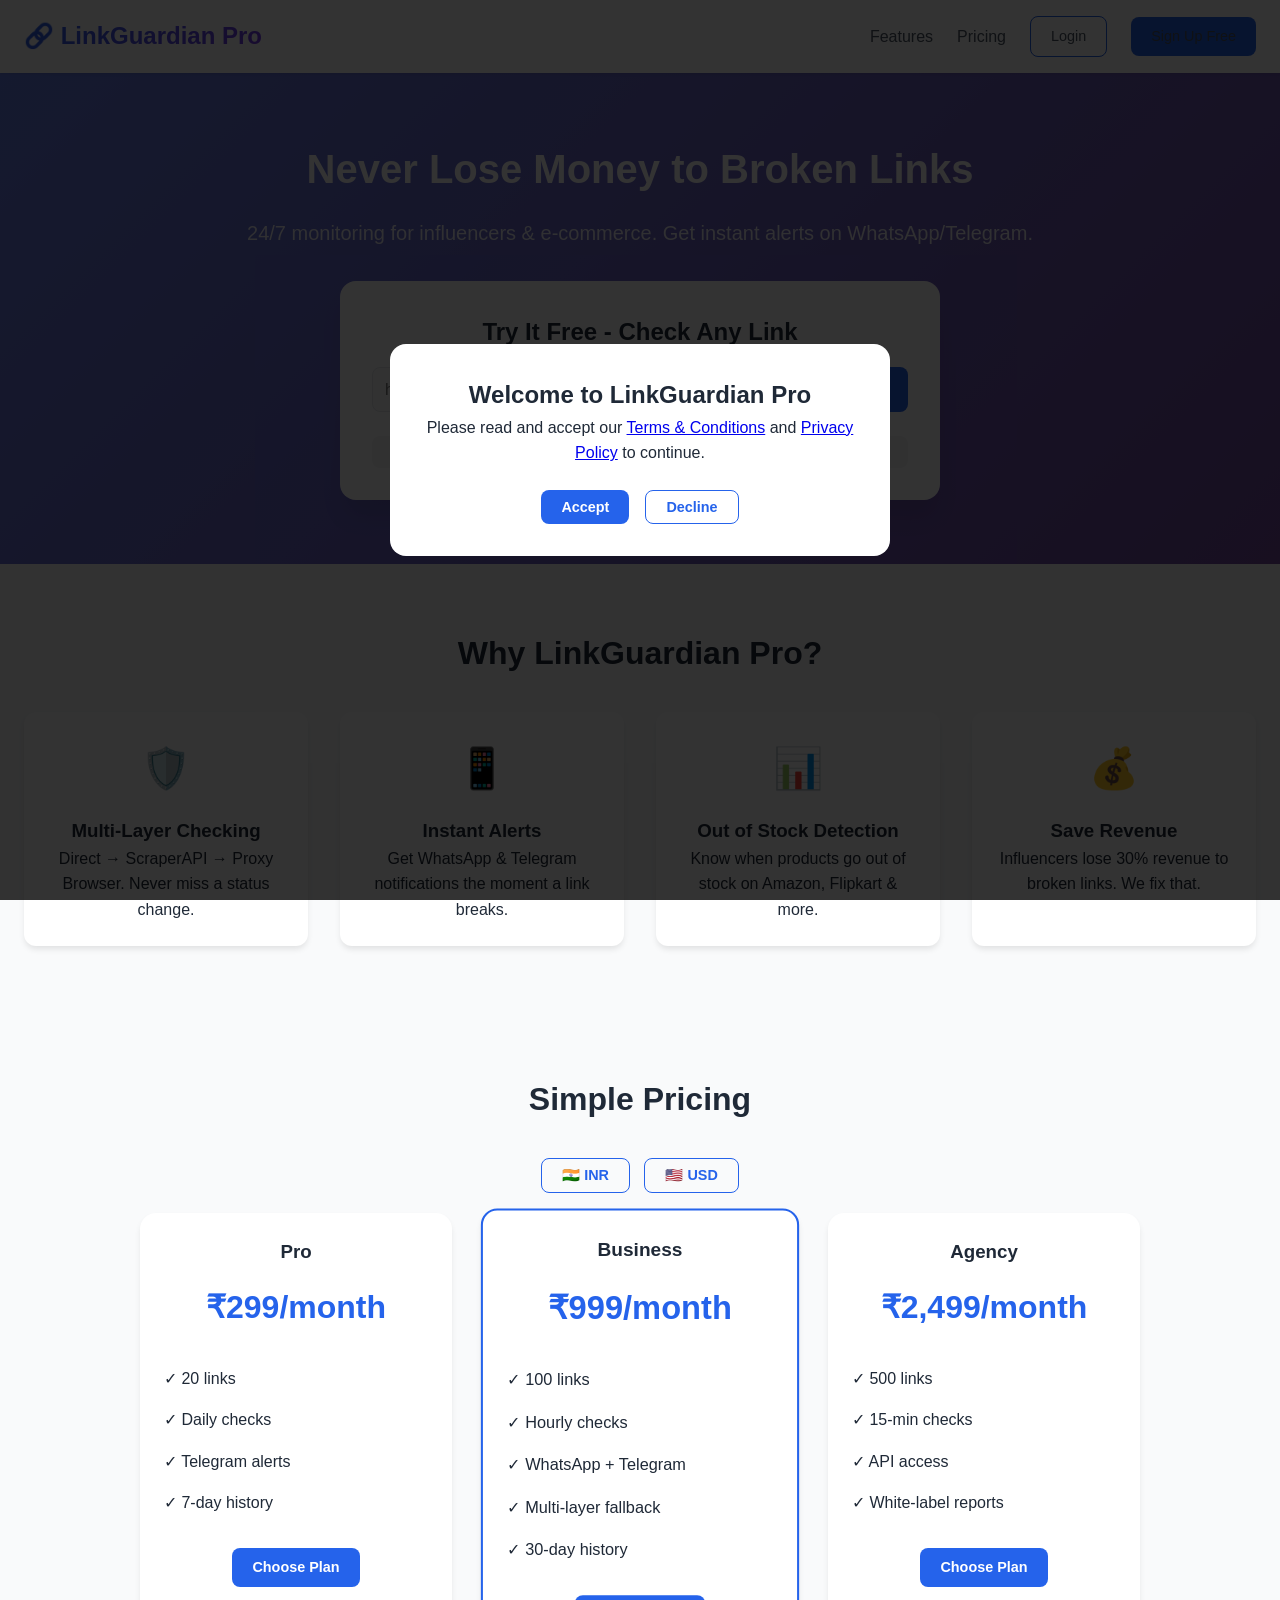
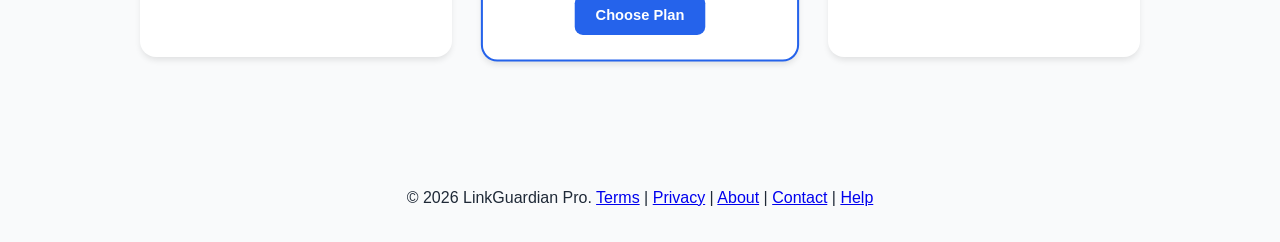
<file: frontend/index.html>
<!DOCTYPE html>
<html lang="en">
<head>
    <meta charset="UTF-8">
    <meta name="viewport" content="width=device-width, initial-scale=1.0">
    <title>LinkGuardian Pro – Never Lose Sales</title>
    <link rel="stylesheet" href="style.css">
</head>
<body>
    <nav class="navbar">
        <div class="container">
            <div class="logo">🔗 LinkGuardian Pro</div>
            <div class="nav-links">
                <a href="#features">Features</a>
                <a href="#pricing">Pricing</a>
                <a href="login.html" class="btn btn-outline">Login</a>
                <a href="signup.html" class="btn btn-primary">Sign Up Free</a>
            </div>
        </div>
    </nav>

    <section class="hero">
        <div class="container">
            <h1>Never Lose Money to Broken Links</h1>
            <p class="subhead">24/7 monitoring for influencers & e-commerce. Get instant alerts on WhatsApp/Telegram.</p>
            <div class="free-checker">
                <h3>Try It Free - Check Any Link</h3>
                <div class="checker-box">
                    <input type="url" id="check-url" placeholder="https://example.com/product" required>
                    <select id="check-platform">
                        <option value="generic">Generic</option>
                        <option value="amazon">Amazon</option>
                        <option value="flipkart">Flipkart</option>
                    </select>
                    <button onclick="checkSingleLink()" class="btn btn-primary" id="check-btn">Check Now</button>
                </div>
                <div id="single-result" class="result-box"></div>
            </div>
        </div>
    </section>

    <section id="features" class="features">
        <div class="container">
            <h2>Why LinkGuardian Pro?</h2>
            <div class="feature-grid">
                <div class="feature-card"><div class="icon">🛡️</div><h3>Multi-Layer Checking</h3><p>Direct → ScraperAPI → Proxy Browser. Never miss a status change.</p></div>
                <div class="feature-card"><div class="icon">📱</div><h3>Instant Alerts</h3><p>Get WhatsApp & Telegram notifications the moment a link breaks.</p></div>
                <div class="feature-card"><div class="icon">📊</div><h3>Out of Stock Detection</h3><p>Know when products go out of stock on Amazon, Flipkart & more.</p></div>
                <div class="feature-card"><div class="icon">💰</div><h3>Save Revenue</h3><p>Influencers lose 30% revenue to broken links. We fix that.</p></div>
            </div>
        </div>
    </section>

    <section id="pricing" class="pricing">
        <div class="container">
            <h2>Simple Pricing</h2>
            <div class="currency-toggle" style="text-align:center; margin-bottom:20px;">
                <button id="inr-btn" class="btn btn-outline" style="margin-right:10px;">🇮🇳 INR</button>
                <button id="usd-btn" class="btn btn-outline">🇺🇸 USD</button>
            </div>
            <div class="pricing-grid" id="pricing-grid"></div>
        </div>
    </section>

    <!-- Terms Acceptance Modal -->
    <div id="termsModal" class="terms-modal">
        <div class="terms-modal-content">
            <h2>Welcome to LinkGuardian Pro</h2>
            <p>Please read and accept our <a href="terms.html" target="_blank">Terms & Conditions</a> and <a href="privacy.html" target="_blank">Privacy Policy</a> to continue.</p>
            <div style="margin-top: 1.5rem; display: flex; gap: 1rem; justify-content: center;">
                <button id="acceptTerms" class="btn btn-primary">Accept</button>
                <button id="declineTerms" class="btn btn-outline">Decline</button>
            </div>
        </div>
    </div>

    <footer style="text-align:center; padding:2rem; background:#f9fafb; margin-top:2rem;">
        <p>&copy; 2026 LinkGuardian Pro. <a href="terms.html">Terms</a> | <a href="privacy.html">Privacy</a> | <a href="about.html">About</a> | <a href="contact.html">Contact</a> | <a href="help.html">Help</a></p>
    </footer>

    <script>
        // Terms acceptance check
        if (!localStorage.getItem('linkguardian_terms_accepted')) {
            document.getElementById('termsModal').style.display = 'flex';
            document.getElementById('check-url').disabled = true;
            document.getElementById('check-btn').disabled = true;
        }

        document.getElementById('acceptTerms').onclick = () => {
            localStorage.setItem('linkguardian_terms_accepted', 'true');
            document.getElementById('termsModal').style.display = 'none';
            document.getElementById('check-url').disabled = false;
            document.getElementById('check-btn').disabled = false;
        };

        document.getElementById('declineTerms').onclick = () => {
            alert('You must accept the Terms & Privacy Policy to use the link checker.');
        };

        const API_URL = window.location.hostname === 'localhost' ? 'http://localhost:5000/api' : 'https://your-backend-url.up.railway.app/api';

        async function checkSingleLink() {
            const url = document.getElementById('check-url').value;
            const platform = document.getElementById('check-platform').value;
            const resultDiv = document.getElementById('single-result');
            if (!url) { alert('Please enter a URL'); return; }
            resultDiv.innerHTML = '<div class="loading">Checking... 🔍</div>';
            try {
                const response = await fetch(`${API_URL}/check-single`, {
                    method: 'POST',
                    headers: {'Content-Type': 'application/json'},
                    body: JSON.stringify({url, platform})
                });
                const data = await response.json();
                let statusIcon = data.status === 'active' ? '✅' : data.status === 'out_of_stock' ? '📦' : '❌';
                resultDiv.innerHTML = `
                    <div class="result-card">
                        <div>${statusIcon} Status: ${data.status.toUpperCase()}</div>
                        <div>Response Time: ${data.response_time}ms</div>
                        <div>Layer: ${data.layer_used}</div>
                        ${data.error ? `<div class="error">Error: ${data.error}</div>` : ''}
                    </div>
                `;
            } catch (error) {
                resultDiv.innerHTML = `<div class="error">Error: ${error.message}</div>`;
            }
        }

        const plans = {
            pro: { inr: '₹299', usd: '$9', features: ['20 links', 'Daily checks', 'Telegram alerts', '7-day history'] },
            business: { inr: '₹999', usd: '$29', features: ['100 links', 'Hourly checks', 'WhatsApp + Telegram', 'Multi-layer fallback', '30-day history'] },
            agency: { inr: '₹2,499', usd: '$79', features: ['500 links', '15-min checks', 'API access', 'White-label reports'] }
        };
        let currentCurrency = 'inr';
        function renderPricing() {
            const grid = document.getElementById('pricing-grid');
            grid.innerHTML = '';
            for (const [key, data] of Object.entries(plans)) {
                const price = data[currentCurrency];
                const card = document.createElement('div');
                card.className = `pricing-card ${key === 'business' ? 'pro' : ''}`;
                card.innerHTML = `
                    <h3>${key.charAt(0).toUpperCase() + key.slice(1)}</h3>
                    <div class="price">${price}<span>/${currentCurrency === 'inr' ? 'month' : 'mo'}</span></div>
                    <ul>${data.features.map(f => `<li>✓ ${f}</li>`).join('')}</ul>
                    <a href="signup.html?plan=${key}&currency=${currentCurrency}" class="btn btn-primary">Choose Plan</a>
                `;
                grid.appendChild(card);
            }
        }
        document.getElementById('inr-btn').onclick = () => { currentCurrency = 'inr'; renderPricing(); };
        document.getElementById('usd-btn').onclick = () => { currentCurrency = 'usd'; renderPricing(); };
        renderPricing();
    </script>
</body>
                  </html>
</file>
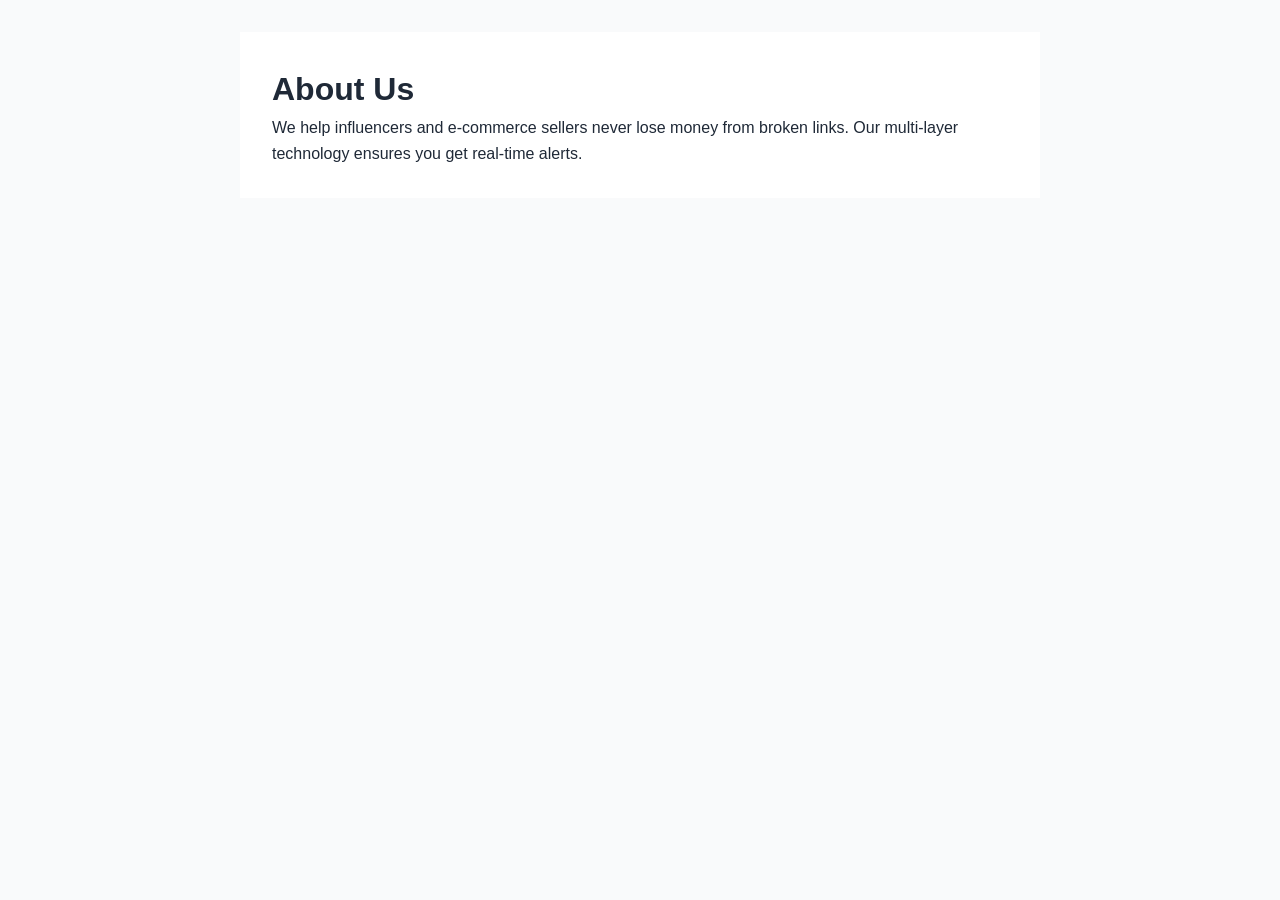
<file: frontend/about.html>
<!DOCTYPE html>
<html><head><title>About - LinkGuardian</title><link rel="stylesheet" href="style.css"></head>
<body>
<div class="container" style="max-width:800px; margin:2rem auto; background:white; padding:2rem;">
    <h1>About Us</h1>
    <p>We help influencers and e-commerce sellers never lose money from broken links. Our multi-layer technology ensures you get real-time alerts.</p>
</div>
</body>
</html>
</file>
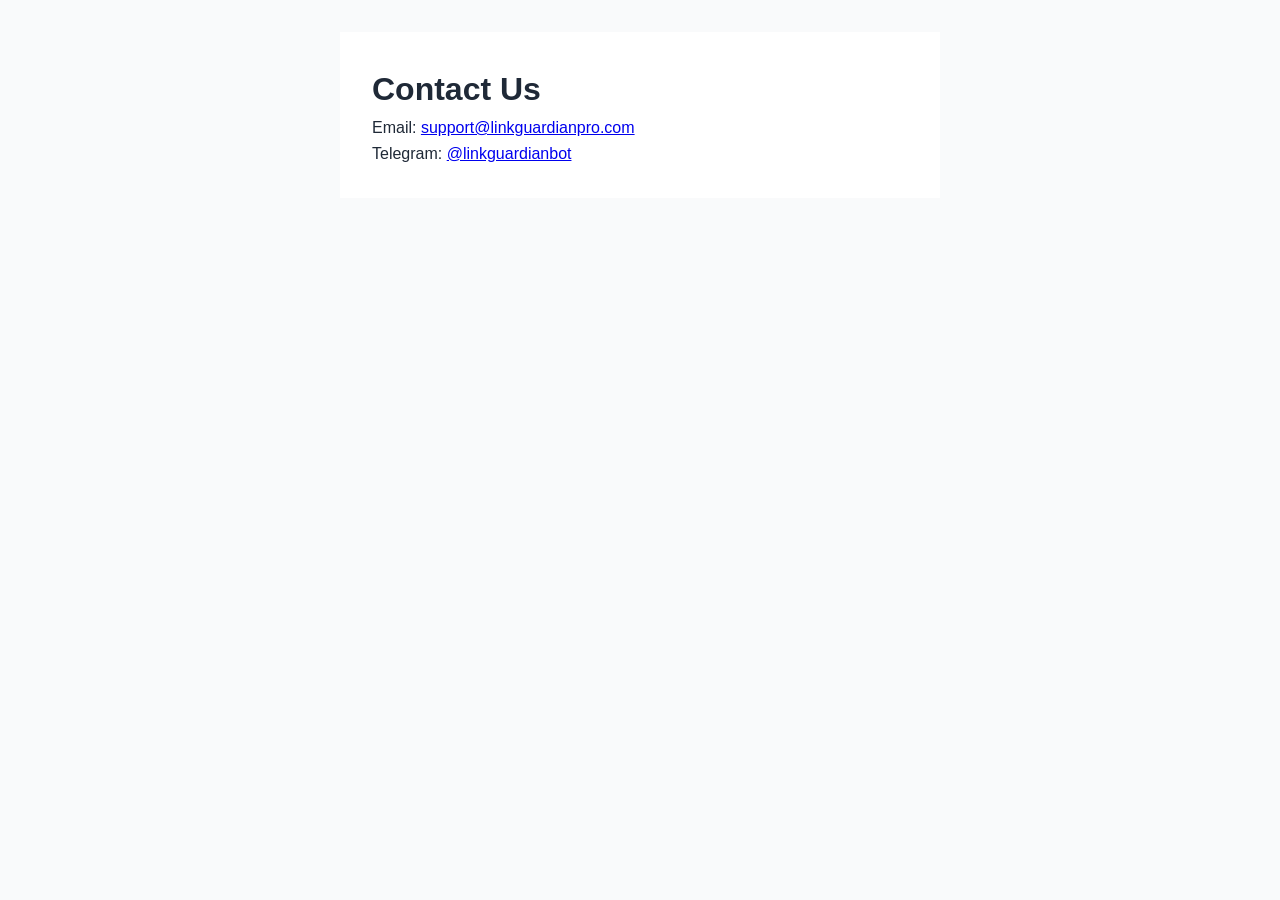
<file: frontend/contact.html>
<!DOCTYPE html>
<html><head><title>Contact - LinkGuardian</title><link rel="stylesheet" href="style.css"></head>
<body>
<div class="container" style="max-width:600px; margin:2rem auto; background:white; padding:2rem;">
    <h1>Contact Us</h1>
    <p>Email: <a href="mailto:support@linkguardianpro.com">support@linkguardianpro.com</a></p>
    <p>Telegram: <a href="https://t.me/linkguardianbot">@linkguardianbot</a></p>
</div>
</body>
</html>
</file>
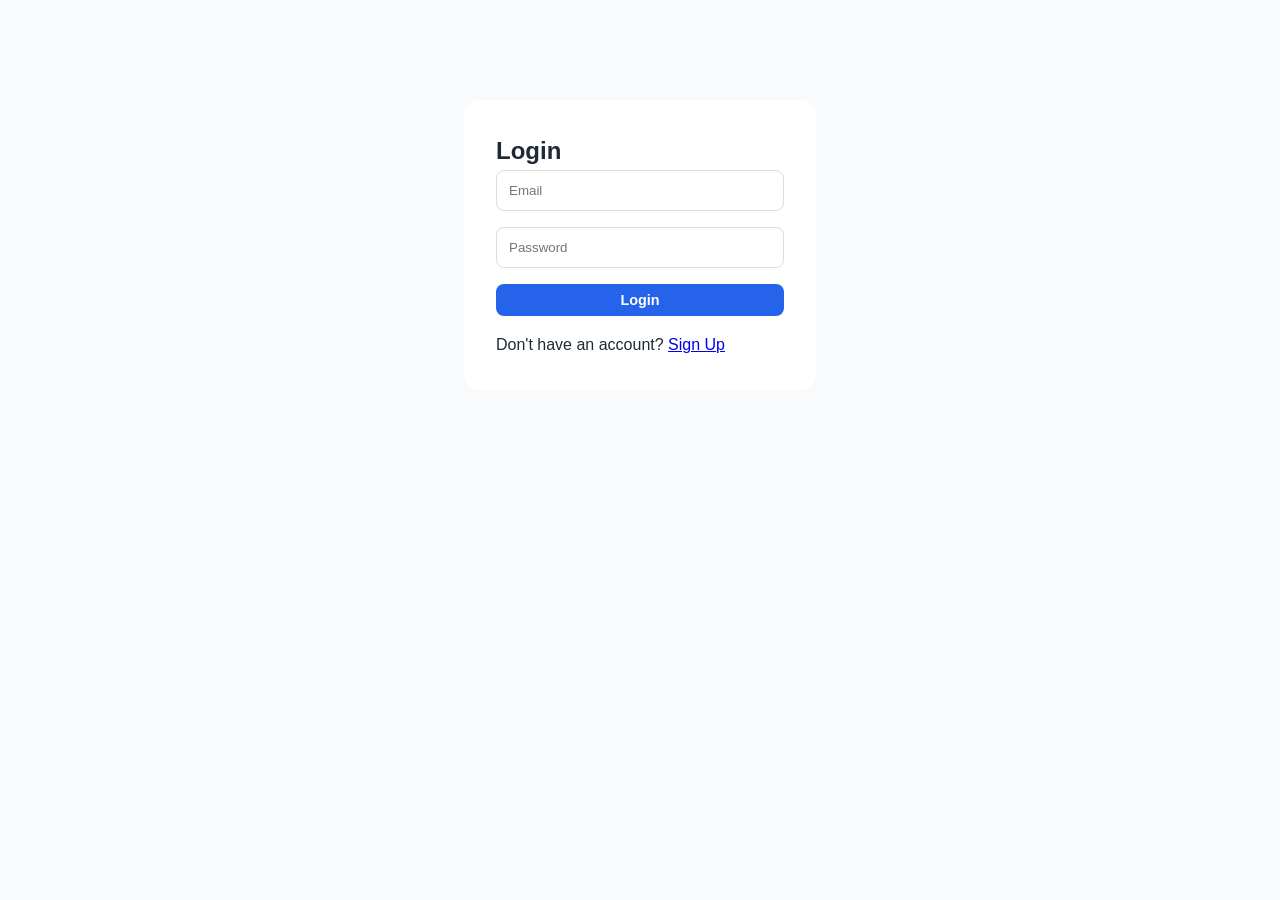
<file: frontend/dashboard.html>
<!DOCTYPE html>
<html>
<head><title>Dashboard - LinkGuardian</title><link rel="stylesheet" href="style.css"></head>
<body>
<nav class="navbar"><div class="container"><div class="logo">🔗 LinkGuardian Pro</div><div class="nav-links"><span id="user-email"></span><a href="#" onclick="logout()">Logout</a></div></div></nav>
<div class="dashboard container">
    <div class="dashboard-header"><h1>Your Links</h1><button class="btn btn-primary" onclick="showAddLinkModal()">+ Add New Link</button></div>
    <div class="plan-status" id="plan-status"></div>
    <div class="links-grid" id="links-container"></div>
</div>
<div id="addLinkModal" class="modal"><div class="modal-content"><span class="close" onclick="closeModal()">&times;</span><h2>Add New Link</h2><form onsubmit="addLink(event)"><div class="form-group"><label>Link Name:</label><input type="text" id="link-name" required></div><div class="form-group"><label>URL:</label><input type="url" id="link-url" required></div><div class="form-group"><label>Platform:</label><select id="link-platform"><option value="generic">Generic</option><option value="amazon">Amazon</option><option value="flipkart">Flipkart</option></select></div><div class="form-group"><label>Frequency:</label><select id="link-frequency"><option value="daily">Daily</option><option value="hourly">Hourly</option></select></div><button type="submit" class="btn btn-primary">Add Link</button></form></div></div>
<script>
    const API_URL = window.location.hostname === 'localhost' ? 'http://localhost:5000/api' : 'https://your-backend-url.up.railway.app/api';
    async function checkAuth() {
        const user = localStorage.getItem('user');
        if (!user) window.location.href = 'login.html';
        document.getElementById('user-email').textContent = JSON.parse(user).email;
        loadLinks(); loadPlanStatus();
    }
    async function loadLinks() {
        const response = await fetch(`${API_URL}/links`, { credentials: 'include' });
        const links = await response.json();
        const container = document.getElementById('links-container');
        if (links.length === 0) { container.innerHTML = '<div class="no-links">No links added yet. Click "Add New Link".</div>'; return; }
        container.innerHTML = links.map(link => `
            <div class="link-card">
                <div class="link-header"><h3>${link.name}</h3><span class="status-badge ${link.last_status}">${link.last_status || 'pending'}</span></div>
                <div class="link-details"><p class="link-url">${link.url}</p><p>Last checked: ${link.last_checked ? new Date(link.last_checked).toLocaleString() : 'Never'}</p><p>Response: ${link.last_response_time || '-'}ms</p></div>
                <div class="link-actions"><button class="btn btn-small" onclick="checkNow('${link.id}')">Check Now</button><button class="btn btn-small btn-outline" onclick="deleteLink('${link.id}')">Delete</button></div>
            </div>
        `).join('');
    }
    async function loadPlanStatus() {
        const response = await fetch(`${API_URL}/user`, { credentials: 'include' });
        const user = await response.json();
        const joinDate = new Date(user.join_date);
        const planDays = { free:7, pro:30, business:30, agency:30 };
        const days = planDays[user.plan] || 7;
        const expiryDate = new Date(joinDate.getTime() + days*24*60*60*1000);
        const daysLeft = Math.ceil((expiryDate - new Date()) / (1000*60*60*24));
        document.getElementById('plan-status').innerHTML = `<div class="plan-card"><strong>Plan: ${user.plan.toUpperCase()}</strong> | Expires in: ${daysLeft > 0 ? daysLeft + ' days' : 'Expired! <a href="checkout.html?plan='+user.plan+'">Renew</a>'}</div>`;
    }
    async function addLink(event) {
        event.preventDefault();
        const link = { name: document.getElementById('link-name').value, url: document.getElementById('link-url').value, platform: document.getElementById('link-platform').value, frequency: document.getElementById('link-frequency').value };
        const response = await fetch(`${API_URL}/links`, { method: 'POST', headers: {'Content-Type': 'application/json'}, body: JSON.stringify(link), credentials: 'include' });
        if (response.ok) { closeModal(); loadLinks(); } else { const err = await response.json(); alert(err.error); }
    }
    async function checkNow(linkId) {
        const response = await fetch(`${API_URL}/links/${linkId}/check`, { method: 'POST', credentials: 'include' });
        if (response.ok) { alert('Check completed! Refreshing...'); loadLinks(); } else alert('Error');
    }
    async function deleteLink(linkId) {
        if (!confirm('Delete this link?')) return;
        await fetch(`${API_URL}/links/${linkId}`, { method: 'DELETE', credentials: 'include' });
        loadLinks();
    }
    function showAddLinkModal() { document.getElementById('addLinkModal').style.display = 'flex'; }
    function closeModal() { document.getElementById('addLinkModal').style.display = 'none'; }
    function logout() { fetch(`${API_URL}/logout`, { method: 'POST', credentials: 'include' }).then(() => { localStorage.removeItem('user'); window.location.href = '/'; }); }
    checkAuth();
</script>
</body>
</html>
</file>
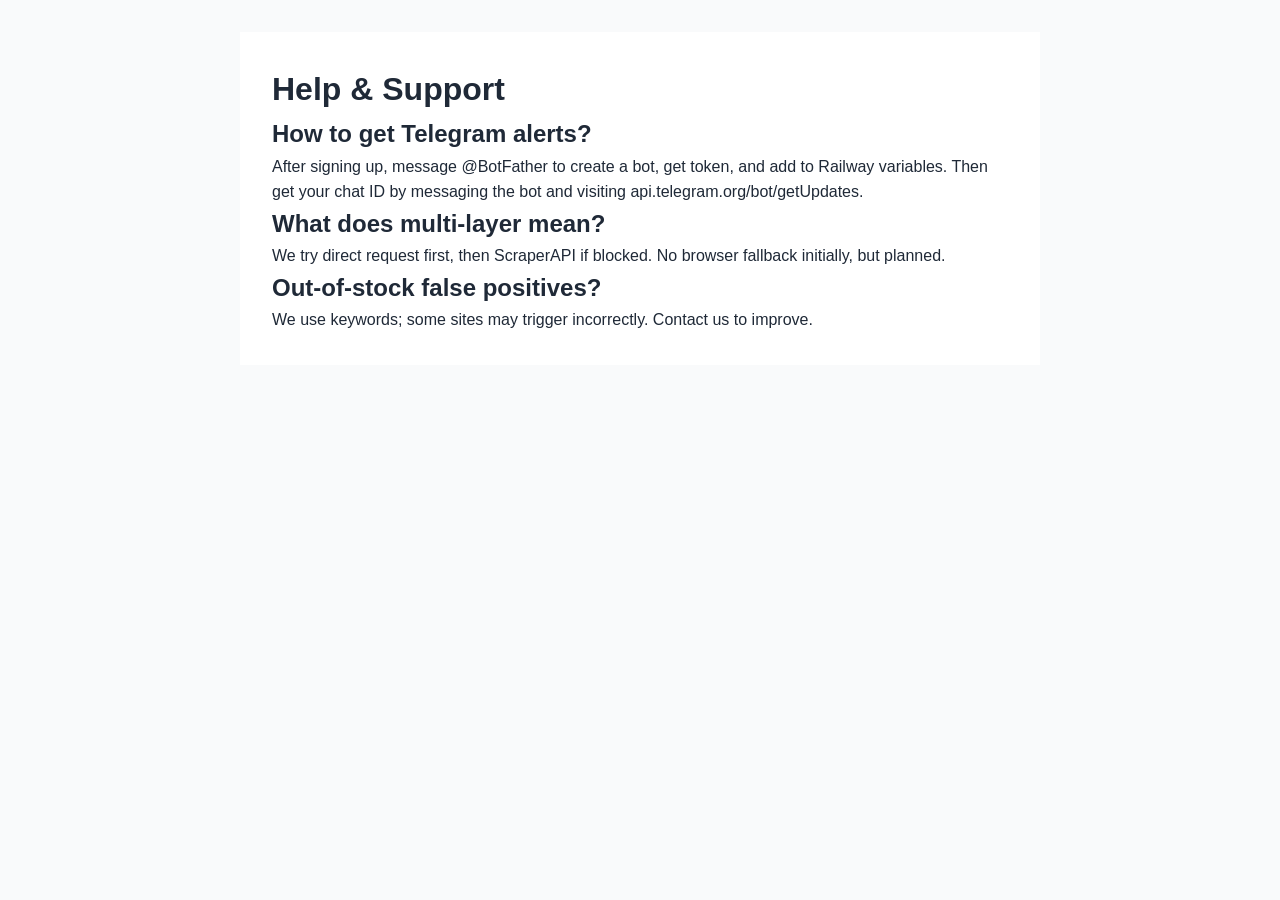
<file: frontend/help.html>
<!DOCTYPE html>
<html><head><title>Help - LinkGuardian</title><link rel="stylesheet" href="style.css"></head>
<body>
<div class="container" style="max-width:800px; margin:2rem auto; background:white; padding:2rem;">
    <h1>Help & Support</h1>
    <h2>How to get Telegram alerts?</h2>
    <p>After signing up, message @BotFather to create a bot, get token, and add to Railway variables. Then get your chat ID by messaging the bot and visiting api.telegram.org/bot<token>/getUpdates.</p>
    <h2>What does multi-layer mean?</h2>
    <p>We try direct request first, then ScraperAPI if blocked. No browser fallback initially, but planned.</p>
    <h2>Out-of-stock false positives?</h2>
    <p>We use keywords; some sites may trigger incorrectly. Contact us to improve.</p>
</div>
</body>
</html>
</file>
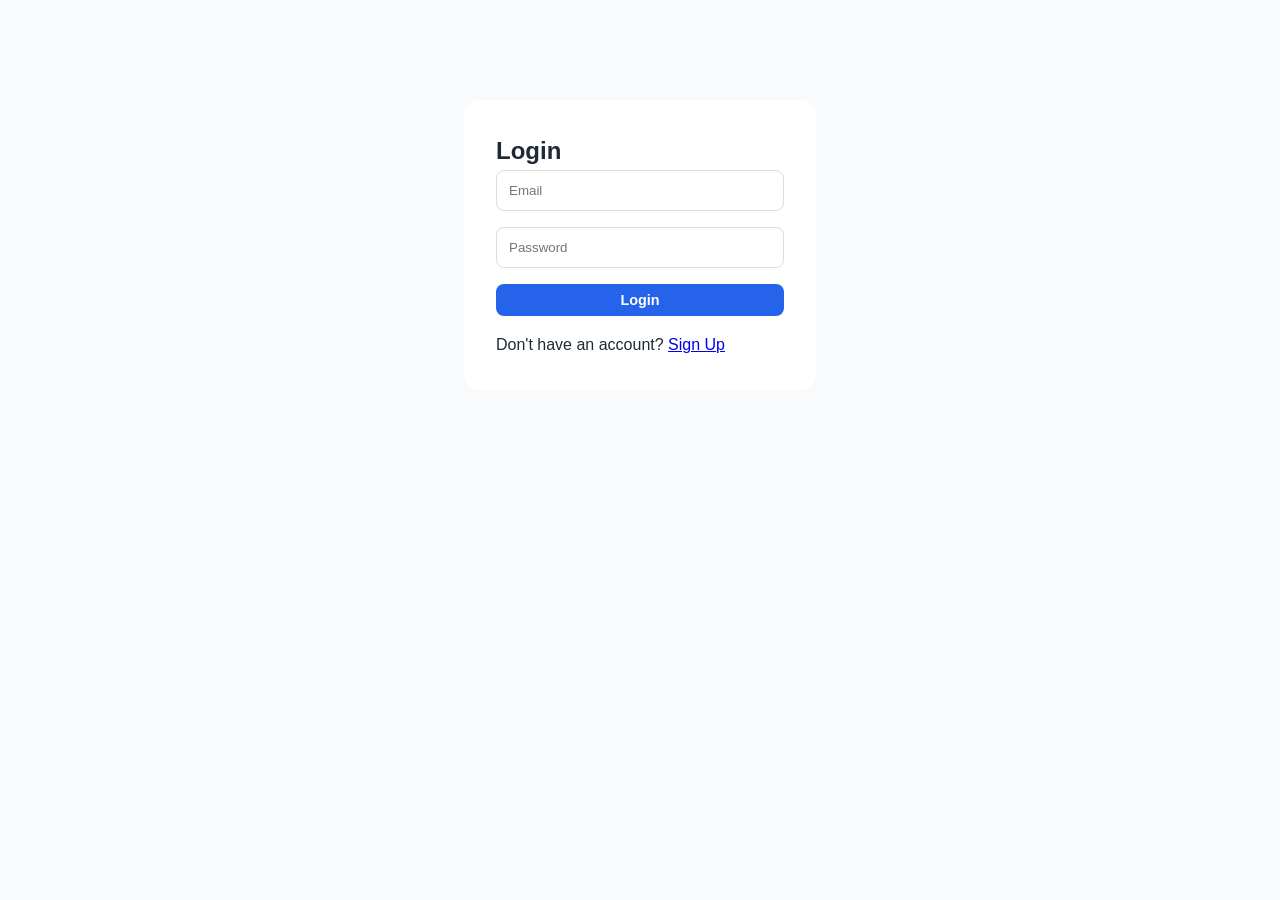
<file: frontend/login.html>
<!DOCTYPE html>
<html>
<head><title>Login - LinkGuardian</title><link rel="stylesheet" href="style.css"></head>
<body>
<div class="container" style="max-width:400px; margin:100px auto;">
    <div class="auth-card" style="background:white; padding:2rem; border-radius:16px;">
        <h2>Login</h2>
        <form onsubmit="login(event)">
            <input type="email" id="email" placeholder="Email" required style="width:100%; margin-bottom:1rem; padding:0.75rem; border-radius:8px; border:1px solid #ddd;">
            <input type="password" id="password" placeholder="Password" required style="width:100%; margin-bottom:1rem; padding:0.75rem; border-radius:8px; border:1px solid #ddd;">
            <button type="submit" class="btn btn-primary" style="width:100%;">Login</button>
        </form>
        <p style="margin-top:1rem;">Don't have an account? <a href="signup.html">Sign Up</a></p>
    </div>
</div>
<script>
    const API_URL = window.location.hostname === 'localhost' ? 'http://localhost:5000/api' : 'https://your-backend-url.up.railway.app/api';
    async function login(event) {
        event.preventDefault();
        const email = document.getElementById('email').value;
        const password = document.getElementById('password').value;
        const response = await fetch(`${API_URL}/login`, {
            method: 'POST',
            headers: {'Content-Type': 'application/json'},
            body: JSON.stringify({email, password})
        });
        const data = await response.json();
        if (data.success) {
            localStorage.setItem('user', JSON.stringify(data.user));
            window.location.href = 'dashboard.html';
        } else {
            alert('Login failed: ' + data.error);
        }
    }
</script>
</body>
  </html>
</file>
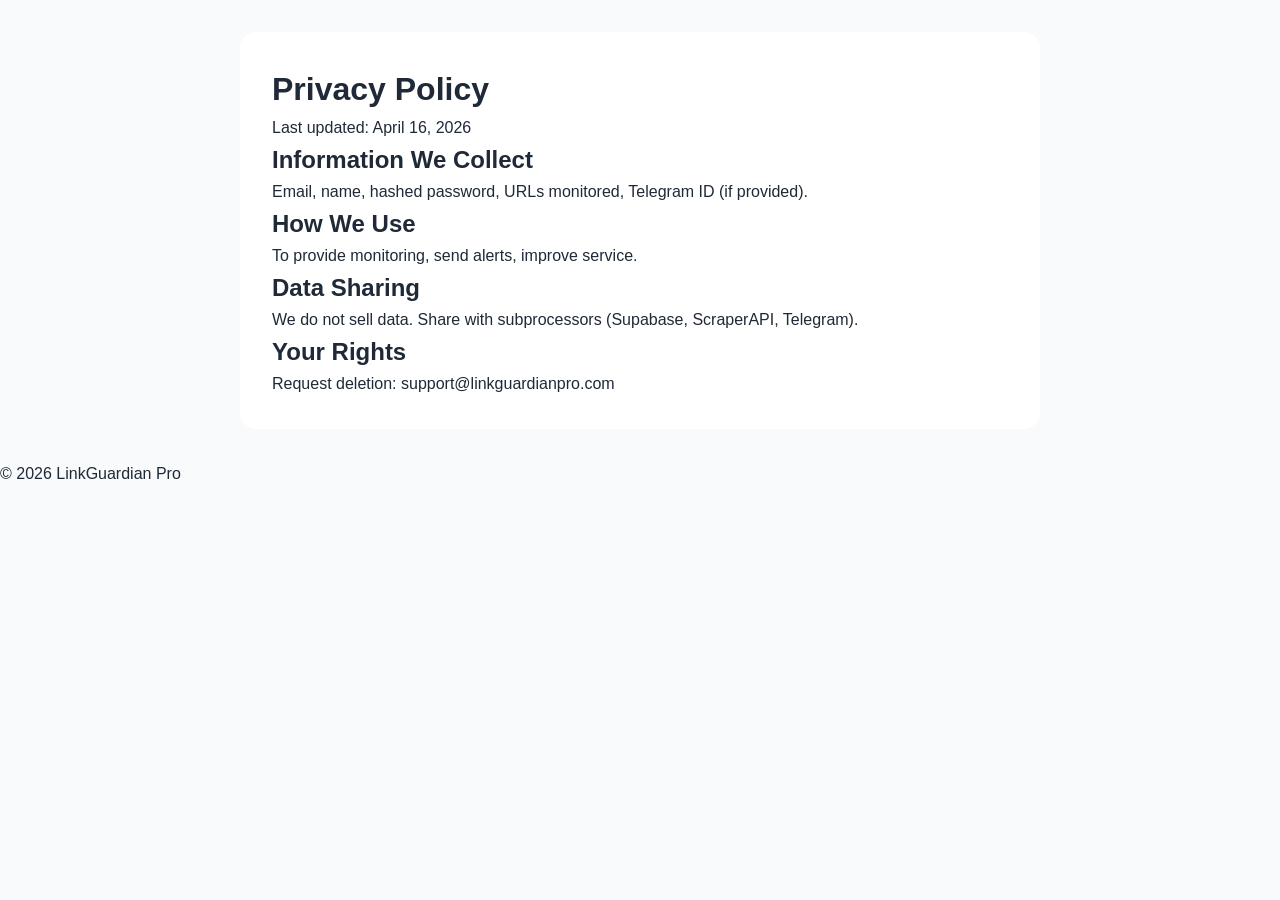
<file: frontend/privacy.html>
<!DOCTYPE html>
<html><head><title>Privacy - LinkGuardian</title><link rel="stylesheet" href="style.css"></head>
<body>
<div class="container" style="max-width:800px; margin:2rem auto; background:white; padding:2rem; border-radius:16px;">
    <h1>Privacy Policy</h1>
    <p>Last updated: April 16, 2026</p>
    <h2>Information We Collect</h2>
    <p>Email, name, hashed password, URLs monitored, Telegram ID (if provided).</p>
    <h2>How We Use</h2>
    <p>To provide monitoring, send alerts, improve service.</p>
    <h2>Data Sharing</h2>
    <p>We do not sell data. Share with subprocessors (Supabase, ScraperAPI, Telegram).</p>
    <h2>Your Rights</h2>
    <p>Request deletion: support@linkguardianpro.com</p>
</div>
<footer>© 2026 LinkGuardian Pro</footer>
</body>
</html>
</file>
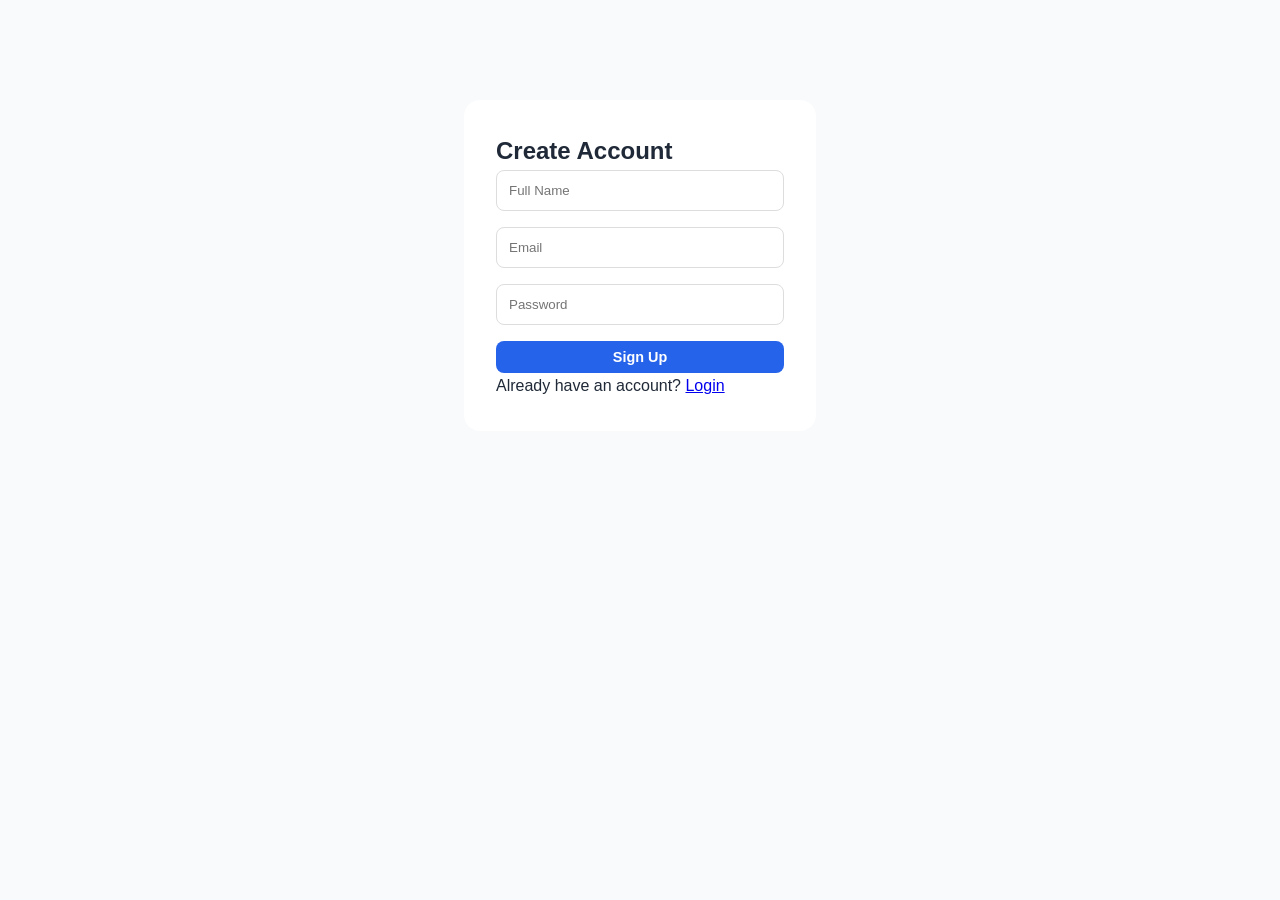
<file: frontend/signup.html>
<!DOCTYPE html>
<html>
<head><title>Sign Up - LinkGuardian</title><link rel="stylesheet" href="style.css"></head>
<body>
<div class="container" style="max-width:400px; margin:100px auto;">
    <div class="auth-card" style="background:white; padding:2rem; border-radius:16px;">
        <h2>Create Account</h2>
        <form onsubmit="signup(event)">
            <input type="text" id="fullname" placeholder="Full Name" required style="width:100%; margin-bottom:1rem; padding:0.75rem; border-radius:8px; border:1px solid #ddd;">
            <input type="email" id="email" placeholder="Email" required style="width:100%; margin-bottom:1rem; padding:0.75rem; border-radius:8px; border:1px solid #ddd;">
            <input type="password" id="password" placeholder="Password" required style="width:100%; margin-bottom:1rem; padding:0.75rem; border-radius:8px; border:1px solid #ddd;">
            <button type="submit" class="btn btn-primary" style="width:100%;">Sign Up</button>
        </form>
        <p>Already have an account? <a href="login.html">Login</a></p>
    </div>
</div>
<script>
    const API_URL = window.location.hostname === 'localhost' ? 'http://localhost:5000/api' : 'https://your-backend-url.up.railway.app/api';
    async function signup(event) {
        event.preventDefault();
        const full_name = document.getElementById('fullname').value;
        const email = document.getElementById('email').value;
        const password = document.getElementById('password').value;
        const response = await fetch(`${API_URL}/signup`, {
            method: 'POST',
            headers: {'Content-Type': 'application/json'},
            body: JSON.stringify({full_name, email, password})
        });
        const data = await response.json();
        if (data.success) {
            localStorage.setItem('user', JSON.stringify(data.user));
            window.location.href = 'dashboard.html';
        } else {
            alert('Signup failed: ' + data.error);
        }
    }
</script>
</body>
</html>
</file>
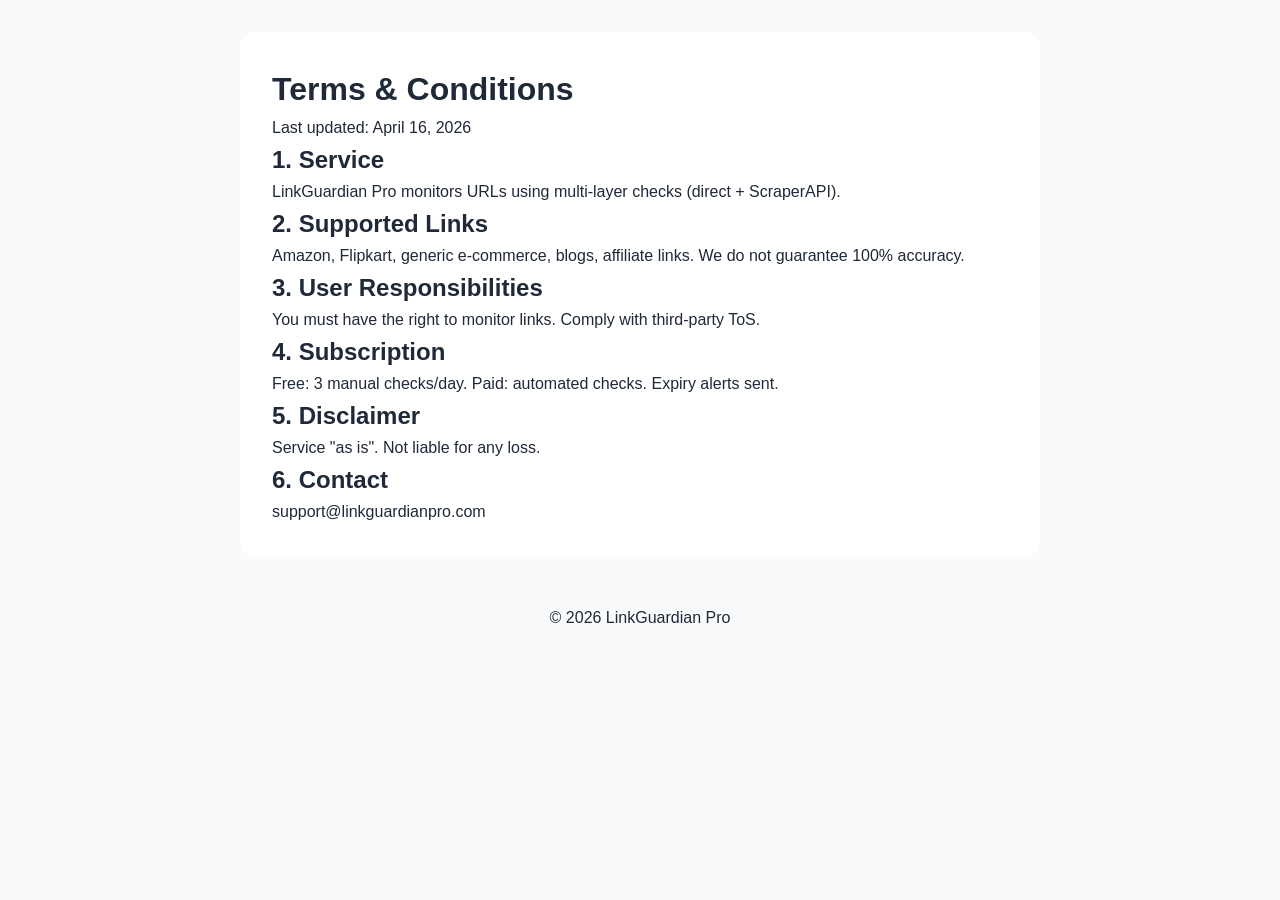
<file: frontend/terms.html>
<!DOCTYPE html>
<html><head><title>Terms - LinkGuardian</title><link rel="stylesheet" href="style.css"></head>
<body>
<div class="container" style="max-width:800px; margin:2rem auto; background:white; padding:2rem; border-radius:16px;">
    <h1>Terms & Conditions</h1>
    <p>Last updated: April 16, 2026</p>
    <h2>1. Service</h2>
    <p>LinkGuardian Pro monitors URLs using multi-layer checks (direct + ScraperAPI).</p>
    <h2>2. Supported Links</h2>
    <p>Amazon, Flipkart, generic e‑commerce, blogs, affiliate links. We do not guarantee 100% accuracy.</p>
    <h2>3. User Responsibilities</h2>
    <p>You must have the right to monitor links. Comply with third‑party ToS.</p>
    <h2>4. Subscription</h2>
    <p>Free: 3 manual checks/day. Paid: automated checks. Expiry alerts sent.</p>
    <h2>5. Disclaimer</h2>
    <p>Service "as is". Not liable for any loss.</p>
    <h2>6. Contact</h2>
    <p>support@linkguardianpro.com</p>
</div>
<footer style="text-align:center; padding:1rem;">© 2026 LinkGuardian Pro</footer>
</body>
</html>
</file>
<file: frontend/style.css>
* {
    margin: 0;
    padding: 0;
    box-sizing: border-box;
}

body {
    font-family: 'Inter', -apple-system, BlinkMacSystemFont, 'Segoe UI', Roboto, sans-serif;
    line-height: 1.6;
    color: #1f2937;
    background: #f9fafb;
}

.container {
    max-width: 1280px;
    margin: 0 auto;
    padding: 0 24px;
}

/* Navbar */
.navbar {
    background: white;
    box-shadow: 0 1px 3px rgba(0,0,0,0.1);
    position: sticky;
    top: 0;
    z-index: 100;
}

.navbar .container {
    display: flex;
    justify-content: space-between;
    align-items: center;
    padding: 1rem 24px;
    flex-wrap: wrap;
    gap: 1rem;
}

.logo {
    font-size: 1.5rem;
    font-weight: 700;
    background: linear-gradient(135deg, #2563eb, #7c3aed);
    -webkit-background-clip: text;
    background-clip: text;
    color: transparent;
}

.nav-links {
    display: flex;
    gap: 1.5rem;
    align-items: center;
    flex-wrap: wrap;
}

.nav-links a {
    text-decoration: none;
    color: #4b5563;
    font-weight: 500;
    transition: color 0.2s;
}

.nav-links a:hover {
    color: #2563eb;
}

/* Buttons */
.btn {
    padding: 0.5rem 1.25rem;
    border-radius: 8px;
    font-weight: 600;
    cursor: pointer;
    border: none;
    font-size: 0.9rem;
    transition: all 0.2s;
    display: inline-block;
    text-decoration: none;
}

.btn-primary {
    background: #2563eb;
    color: white;
}

.btn-primary:hover {
    background: #1d4ed8;
    transform: translateY(-1px);
}

.btn-outline {
    background: transparent;
    border: 1px solid #2563eb;
    color: #2563eb;
}

.btn-outline:hover {
    background: #eff6ff;
}

.btn-large {
    padding: 0.75rem 1.5rem;
    font-size: 1rem;
}

/* Hero Section */
.hero {
    background: linear-gradient(135deg, #667eea 0%, #764ba2 100%);
    color: white;
    padding: 4rem 0;
    text-align: center;
}

.hero h1 {
    font-size: 2.5rem;
    font-weight: 800;
    margin-bottom: 1rem;
}

.subhead {
    font-size: 1.25rem;
    opacity: 0.9;
    margin-bottom: 2rem;
}

/* Free Checker Card */
.free-checker {
    background: white;
    border-radius: 16px;
    padding: 2rem;
    max-width: 600px;
    margin: 0 auto;
    color: #1f2937;
    box-shadow: 0 20px 25px -5px rgba(0,0,0,0.1);
}

.free-checker h3 {
    font-size: 1.5rem;
    margin-bottom: 1rem;
}

.checker-box {
    display: flex;
    gap: 0.75rem;
    flex-wrap: wrap;
    margin-top: 1rem;
}

.checker-box input,
.checker-box select {
    padding: 0.75rem;
    border: 1px solid #e5e7eb;
    border-radius: 8px;
    font-size: 1rem;
    flex: 1;
}

.checker-box button {
    flex-shrink: 0;
}

.result-box {
    margin-top: 1.5rem;
    padding: 1rem;
    border-radius: 8px;
    background: #f3f4f6;
}

/* Features & Pricing */
.features, .pricing {
    padding: 4rem 0;
}

.features h2, .pricing h2 {
    text-align: center;
    font-size: 2rem;
    margin-bottom: 2rem;
}

.feature-grid {
    display: grid;
    grid-template-columns: repeat(auto-fit, minmax(250px, 1fr));
    gap: 2rem;
}

.feature-card {
    background: white;
    padding: 1.5rem;
    border-radius: 12px;
    text-align: center;
    box-shadow: 0 4px 6px -1px rgba(0,0,0,0.1);
    transition: transform 0.2s;
}

.feature-card:hover {
    transform: translateY(-4px);
}

.feature-card .icon {
    font-size: 2.5rem;
    margin-bottom: 1rem;
}

.pricing-grid {
    display: grid;
    grid-template-columns: repeat(auto-fit, minmax(280px, 1fr));
    gap: 2rem;
    max-width: 1000px;
    margin: 0 auto;
}

.pricing-card {
    background: white;
    border-radius: 16px;
    padding: 1.5rem;
    text-align: center;
    box-shadow: 0 4px 6px -1px rgba(0,0,0,0.1);
    transition: transform 0.2s;
}

.pricing-card.pro {
    border: 2px solid #2563eb;
    transform: scale(1.02);
}

.pricing-card .price {
    font-size: 2rem;
    font-weight: 700;
    color: #2563eb;
    margin: 1rem 0;
}

.pricing-card ul {
    list-style: none;
    text-align: left;
    margin: 1.5rem 0;
}

.pricing-card li {
    padding: 0.5rem 0;
    display: flex;
    align-items: center;
    gap: 0.5rem;
}

/* Dashboard */
.dashboard {
    padding: 2rem;
}

.dashboard-header {
    display: flex;
    justify-content: space-between;
    align-items: center;
    flex-wrap: wrap;
    gap: 1rem;
    margin-bottom: 2rem;
}

.links-grid {
    display: grid;
    grid-template-columns: repeat(auto-fill, minmax(320px, 1fr));
    gap: 1.5rem;
}

.link-card {
    background: white;
    border-radius: 12px;
    padding: 1.25rem;
    border-left: 4px solid #10b981;
    box-shadow: 0 1px 3px rgba(0,0,0,0.1);
}

.link-card.inactive {
    border-left-color: #ef4444;
}

.link-header {
    display: flex;
    justify-content: space-between;
    align-items: center;
    margin-bottom: 0.75rem;
}

.status-badge {
    padding: 0.25rem 0.75rem;
    border-radius: 9999px;
    font-size: 0.75rem;
    font-weight: 600;
}

.status-badge.active { background: #10b981; color: white; }
.status-badge.broken { background: #ef4444; color: white; }
.status-badge.out_of_stock { background: #f59e0b; color: white; }

.link-actions {
    display: flex;
    gap: 0.5rem;
    margin-top: 1rem;
}

/* Modal */
.modal {
    display: none;
    position: fixed;
    z-index: 1000;
    left: 0;
    top: 0;
    width: 100%;
    height: 100%;
    background: rgba(0,0,0,0.5);
    align-items: center;
    justify-content: center;
}

.modal-content {
    background: white;
    border-radius: 16px;
    padding: 1.5rem;
    max-width: 500px;
    width: 90%;
    position: relative;
}

/* Terms Modal */
.terms-modal {
    display: none;
    position: fixed;
    z-index: 2000;
    left: 0;
    top: 0;
    width: 100%;
    height: 100%;
    background: rgba(0,0,0,0.8);
    align-items: center;
    justify-content: center;
}

.terms-modal-content {
    background: white;
    border-radius: 16px;
    padding: 2rem;
    max-width: 500px;
    width: 90%;
    text-align: center;
}

/* Responsive */
@media (max-width: 768px) {
    .hero h1 { font-size: 1.8rem; }
    .subhead { font-size: 1rem; }
    .pricing-grid, .feature-grid { grid-template-columns: 1fr; }
    .pricing-card.pro { transform: none; }
    .dashboard-header { flex-direction: column; align-items: stretch; }
}
</file>
